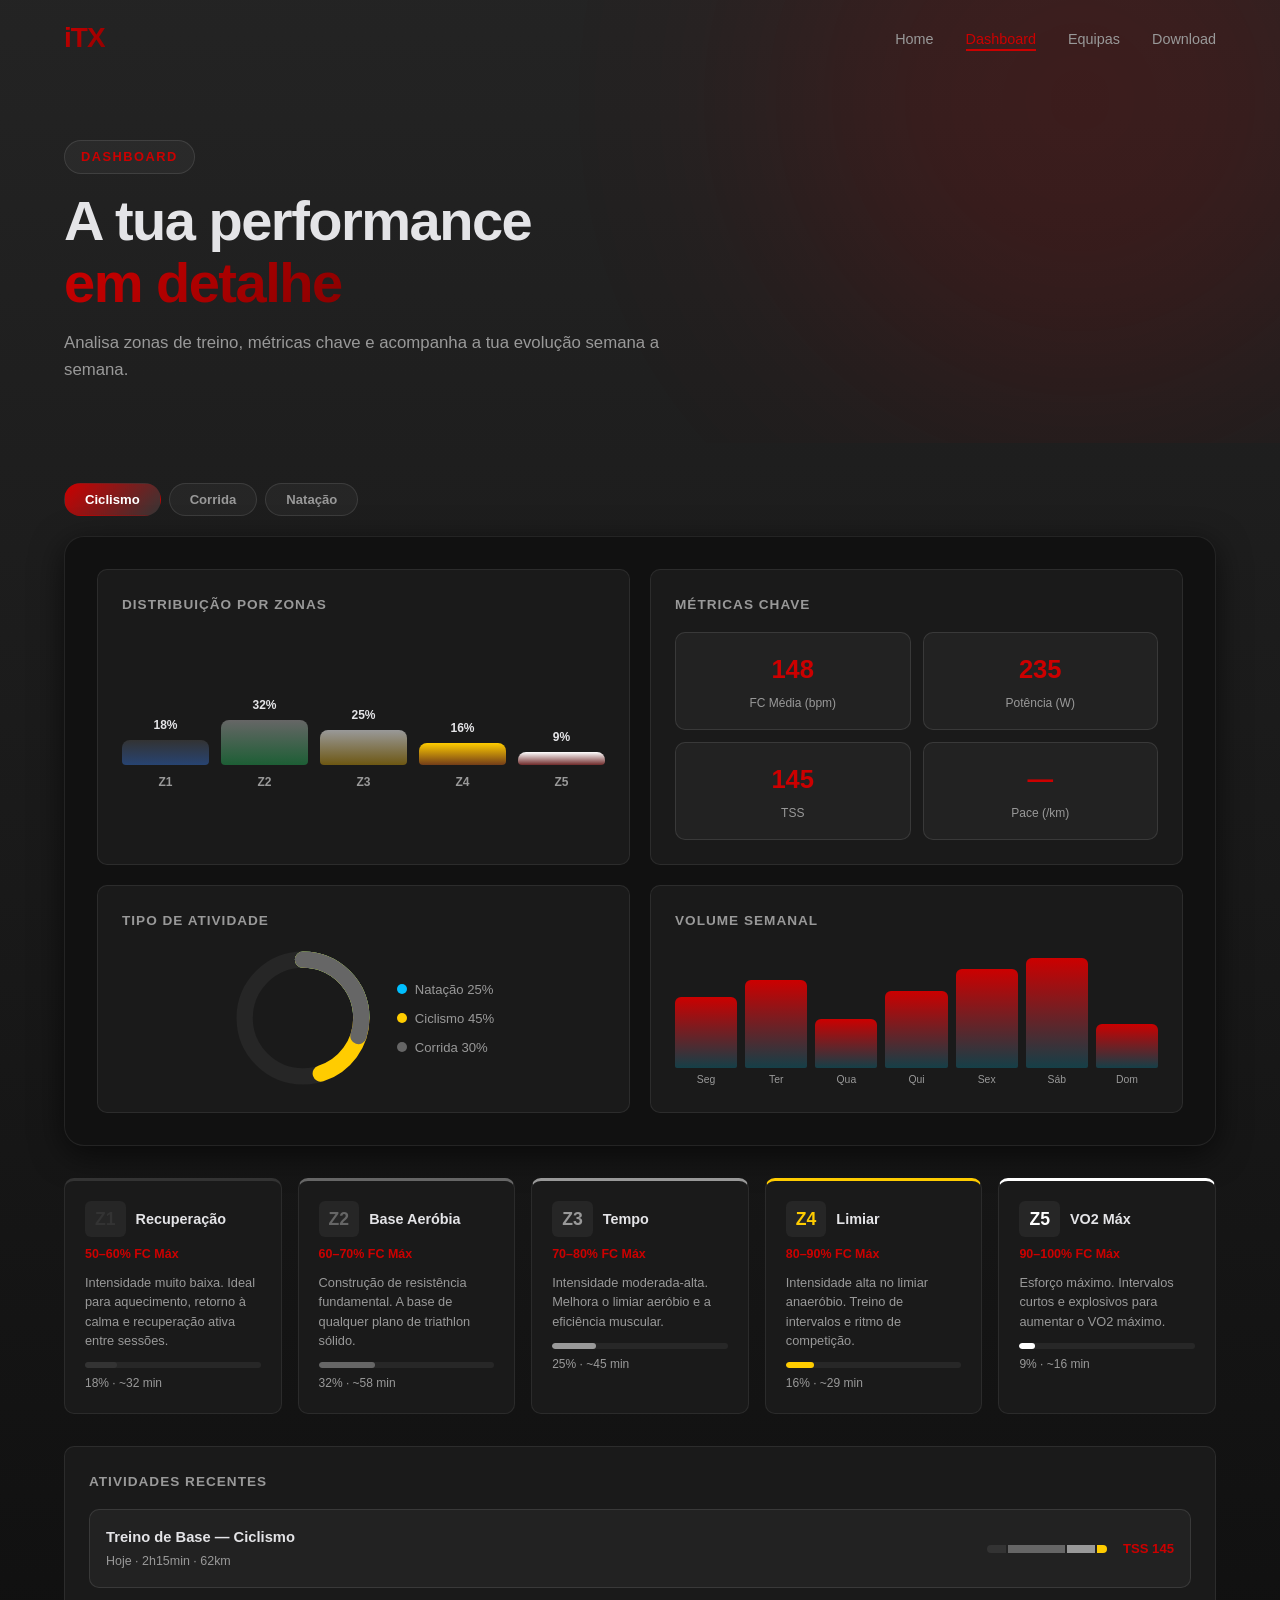
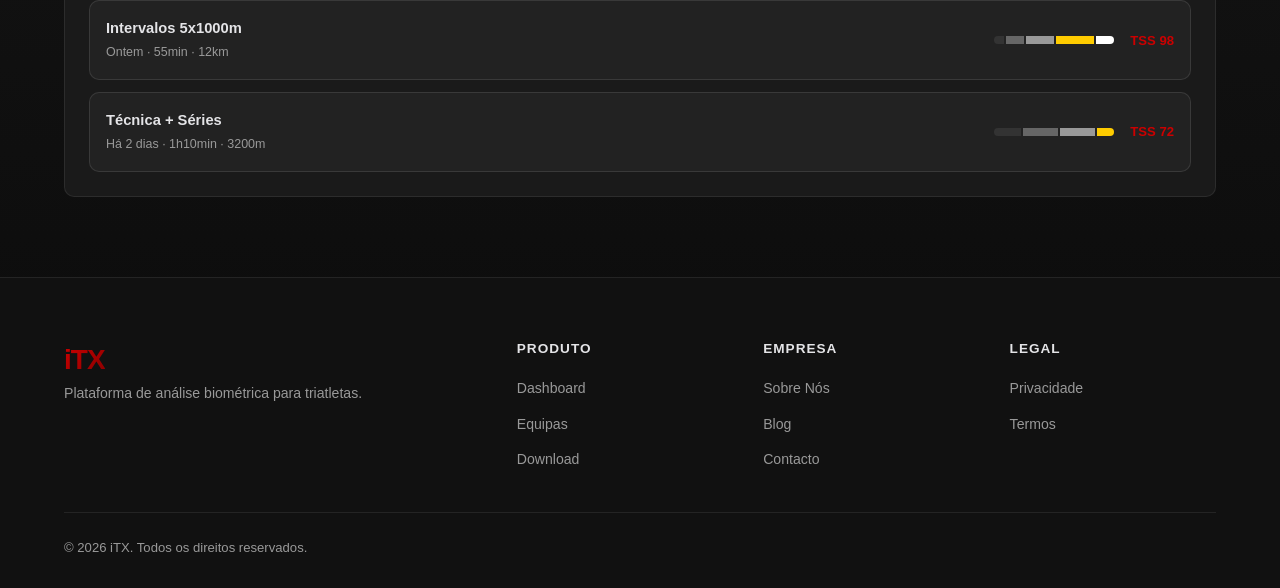
<file: dashboard.html>
<!DOCTYPE html>
<html lang="pt">
<head>
  <meta charset="UTF-8"/>
  <meta name="viewport" content="width=device-width, initial-scale=1.0"/>
  <title>iTX — Dashboard de Performance</title>
  <meta name="description" content="Dashboard interativo com zonas de treino Z1-Z5, métricas de performance e análise multi-desporto para triatletas."/>
  <link rel="stylesheet" href="styles.css"/>
</head>
<body>

<!-- NAVBAR -->
<nav class="navbar" id="navbar">
  <div class="container">
    <a href="index.html" class="nav-logo">iTX</a>
    <ul class="nav-links" id="navLinks">
      <li><a href="index.html">Home</a></li>
      <li><a href="dashboard.html" class="active">Dashboard</a></li>
      <li><a href="teams.html">Equipas</a></li>
      <li><a href="download.html">Download</a></li>
    </ul>
    <button class="hamburger" id="hamburger" aria-label="Menu"><span></span><span></span><span></span></button>
  </div>
</nav>

<!-- PAGE HEADER -->
<section class="page-hero">
  <div class="hero-glow hero-glow-1"></div>
  <div class="container">
    <div class="page-hero-content">
      <span class="section-tag">Dashboard</span>
      <h1>A tua performance<br/><span class="gradient">em detalhe</span></h1>
      <p>Analisa zonas de treino, métricas chave e acompanha a tua evolução semana a semana.</p>
    </div>
  </div>
</section>

<!-- SPORT TABS -->
<section class="section-padded" style="padding-top:40px">
  <div class="container">
    <div class="sport-tabs reveal">
      <button class="sport-tab active" data-sport="cycling">Ciclismo</button>
      <button class="sport-tab" data-sport="running">Corrida</button>
      <button class="sport-tab" data-sport="swimming">Natação</button>
    </div>

    <!-- MAIN DASHBOARD -->
    <div class="dashboard reveal">
      <div class="dash-grid">
        <!-- ZONES CHART -->
        <div class="dash-card">
          <h4>Distribuição por Zonas</h4>
          <div class="zones-chart" id="zonesChart">
            <div class="zone-col"><div class="zone-fill z1" data-pct="18%" style="height:0"></div><span class="zone-label">Z1</span></div>
            <div class="zone-col"><div class="zone-fill z2" data-pct="32%" style="height:0"></div><span class="zone-label">Z2</span></div>
            <div class="zone-col"><div class="zone-fill z3" data-pct="25%" style="height:0"></div><span class="zone-label">Z3</span></div>
            <div class="zone-col"><div class="zone-fill z4" data-pct="16%" style="height:0"></div><span class="zone-label">Z4</span></div>
            <div class="zone-col"><div class="zone-fill z5" data-pct="9%" style="height:0"></div><span class="zone-label">Z5</span></div>
          </div>
        </div>

        <!-- KEY METRICS -->
        <div class="dash-card">
          <h4>Métricas Chave</h4>
          <div class="metrics-grid">
            <div class="metric"><div class="val" id="metricHR">0</div><div class="lbl">FC Média (bpm)</div></div>
            <div class="metric"><div class="val" id="metricPower">0</div><div class="lbl">Potência (W)</div></div>
            <div class="metric"><div class="val" id="metricTSS">0</div><div class="lbl">TSS</div></div>
            <div class="metric"><div class="val" id="metricPace">0:00</div><div class="lbl">Pace (/km)</div></div>
          </div>
        </div>

        <!-- DONUT CHART -->
        <div class="dash-card">
          <h4>Tipo de Atividade</h4>
          <div class="donut-wrap">
            <div class="donut-chart">
              <svg viewBox="0 0 120 120">
                <circle cx="60" cy="60" r="50" stroke="rgba(255,255,255,0.05)" stroke-width="14" fill="none"/>
                <circle id="donutSwim" cx="60" cy="60" r="50" stroke="#00BFFF" stroke-width="14" fill="none" stroke-dasharray="314" stroke-dashoffset="314" stroke-linecap="round"/>
                <circle id="donutBike" cx="60" cy="60" r="50" stroke="#FFCC00" stroke-width="14" fill="none" stroke-dasharray="314" stroke-dashoffset="314" stroke-linecap="round"/>
                <circle id="donutRun" cx="60" cy="60" r="50" stroke="#666666" stroke-width="14" fill="none" stroke-dasharray="314" stroke-dashoffset="314" stroke-linecap="round"/>
              </svg>
            </div>
            <div class="donut-legend">
              <div class="legend-item"><span class="legend-dot" style="background:#00BFFF"></span> Natação 25%</div>
              <div class="legend-item"><span class="legend-dot" style="background:#FFCC00"></span> Ciclismo 45%</div>
              <div class="legend-item"><span class="legend-dot" style="background:#666666"></span> Corrida 30%</div>
            </div>
          </div>
        </div>

        <!-- WEEKLY CHART -->
        <div class="dash-card">
          <h4>Volume Semanal</h4>
          <div class="weekly-chart" id="weeklyChart">
            <div class="week-bar" data-day="Seg" style="height:0"></div>
            <div class="week-bar" data-day="Ter" style="height:0"></div>
            <div class="week-bar" data-day="Qua" style="height:0"></div>
            <div class="week-bar" data-day="Qui" style="height:0"></div>
            <div class="week-bar" data-day="Sex" style="height:0"></div>
            <div class="week-bar" data-day="Sáb" style="height:0"></div>
            <div class="week-bar" data-day="Dom" style="height:0"></div>
          </div>
        </div>
      </div>
    </div>

    <!-- ZONE DETAILS CARDS -->
    <div class="zone-details-grid" style="margin-top: 32px;">
      <div class="zone-detail-card reveal" style="--zone-color: var(--z1)">
        <div class="zone-detail-header"><span class="zone-number">Z1</span><span class="zone-title">Recuperação</span></div>
        <div class="zone-detail-range">50–60% FC Máx</div>
        <div class="zone-detail-desc">Intensidade muito baixa. Ideal para aquecimento, retorno à calma e recuperação ativa entre sessões.</div>
        <div class="zone-detail-bar"><div class="zone-detail-fill" style="width:18%; background: var(--z1)"></div></div>
        <div class="zone-detail-time">18% · ~32 min</div>
      </div>
      <div class="zone-detail-card reveal" style="--zone-color: var(--z2)">
        <div class="zone-detail-header"><span class="zone-number">Z2</span><span class="zone-title">Base Aeróbia</span></div>
        <div class="zone-detail-range">60–70% FC Máx</div>
        <div class="zone-detail-desc">Construção de resistência fundamental. A base de qualquer plano de triathlon sólido.</div>
        <div class="zone-detail-bar"><div class="zone-detail-fill" style="width:32%; background: var(--z2)"></div></div>
        <div class="zone-detail-time">32% · ~58 min</div>
      </div>
      <div class="zone-detail-card reveal" style="--zone-color: var(--z3)">
        <div class="zone-detail-header"><span class="zone-number">Z3</span><span class="zone-title">Tempo</span></div>
        <div class="zone-detail-range">70–80% FC Máx</div>
        <div class="zone-detail-desc">Intensidade moderada-alta. Melhora o limiar aeróbio e a eficiência muscular.</div>
        <div class="zone-detail-bar"><div class="zone-detail-fill" style="width:25%; background: var(--z3)"></div></div>
        <div class="zone-detail-time">25% · ~45 min</div>
      </div>
      <div class="zone-detail-card reveal" style="--zone-color: var(--z4)">
        <div class="zone-detail-header"><span class="zone-number">Z4</span><span class="zone-title">Limiar</span></div>
        <div class="zone-detail-range">80–90% FC Máx</div>
        <div class="zone-detail-desc">Intensidade alta no limiar anaeróbio. Treino de intervalos e ritmo de competição.</div>
        <div class="zone-detail-bar"><div class="zone-detail-fill" style="width:16%; background: var(--z4)"></div></div>
        <div class="zone-detail-time">16% · ~29 min</div>
      </div>
      <div class="zone-detail-card reveal" style="--zone-color: var(--z5)">
        <div class="zone-detail-header"><span class="zone-number">Z5</span><span class="zone-title">VO2 Máx</span></div>
        <div class="zone-detail-range">90–100% FC Máx</div>
        <div class="zone-detail-desc">Esforço máximo. Intervalos curtos e explosivos para aumentar o VO2 máximo.</div>
        <div class="zone-detail-bar"><div class="zone-detail-fill" style="width:9%; background: var(--z5)"></div></div>
        <div class="zone-detail-time">9% · ~16 min</div>
      </div>
    </div>

    <!-- RECENT ACTIVITIES -->
    <div class="dash-card" style="margin-top: 32px;">
      <h4>Atividades Recentes</h4>
      <div class="activity-list">
        <div class="activity-row reveal">
          <div class="activity-info"><div class="activity-name">Treino de Base — Ciclismo</div><div class="activity-date">Hoje · 2h15min · 62km</div></div>
          <div class="activity-zones"><span class="az z1"></span><span class="az z2" style="flex:3"></span><span class="az z3" style="flex:1.5"></span><span class="az z4" style="flex:0.5"></span></div>
          <div class="activity-tss">TSS 145</div>
        </div>
        <div class="activity-row reveal">
          <div class="activity-info"><div class="activity-name">Intervalos 5x1000m</div><div class="activity-date">Ontem · 55min · 12km</div></div>
          <div class="activity-zones"><span class="az z1" style="flex:0.5"></span><span class="az z2"></span><span class="az z3" style="flex:1.5"></span><span class="az z4" style="flex:2"></span><span class="az z5" style="flex:1"></span></div>
          <div class="activity-tss">TSS 98</div>
        </div>
        <div class="activity-row reveal">
          <div class="activity-info"><div class="activity-name">Técnica + Séries</div><div class="activity-date">Há 2 dias · 1h10min · 3200m</div></div>
          <div class="activity-zones"><span class="az z1" style="flex:1.5"></span><span class="az z2" style="flex:2"></span><span class="az z3" style="flex:2"></span><span class="az z4"></span></div>
          <div class="activity-tss">TSS 72</div>
        </div>
      </div>
    </div>
  </div>
</section>

<!-- FOOTER -->
<footer class="footer">
  <div class="container">
    <div class="footer-grid">
      <div class="footer-brand"><a href="index.html" class="nav-logo">iTX</a><p>Plataforma de análise biométrica para triatletas.</p></div>
      <div class="footer-col"><h4>Produto</h4><ul><li><a href="dashboard.html">Dashboard</a></li><li><a href="teams.html">Equipas</a></li><li><a href="download.html">Download</a></li></ul></div>
      <div class="footer-col"><h4>Empresa</h4><ul><li><a href="#">Sobre Nós</a></li><li><a href="#">Blog</a></li><li><a href="#">Contacto</a></li></ul></div>
      <div class="footer-col"><h4>Legal</h4><ul><li><a href="#">Privacidade</a></li><li><a href="#">Termos</a></li></ul></div>
    </div>
    <div class="footer-bottom">
      <span>© 2026 iTX. Todos os direitos reservados.</span>
      <div class="footer-social">
      </div>
    </div>
  </div>
</footer>
<script src="script.js"></script>
</body>
</html>
</file>
<file: styles.css>
@import url('https://tse4.mm.bing.net/th/id/OIP.AXQoUljEABruuZJ7TBf3MgHaEK?w=2560&h=1440&rs=1&pid=ImgDetMain&o=7&rm=3');

:root {
  --bg: #050505;
  --surface: #111111;
  --card: #1a1a1a;
  --card-hover: #222222;
  --border: rgba(255,255,255,0.08);
  /*Cor principal*/
  --primary: #CC0000;
  --secondary: #363636;
  /*cor principal*/
  --accent: #8A0000;
  --warning: #6B0000;
  --text: #e4e4e7;
  --text-muted: #999999;
  --z1: #333333;
  --z2: #666666;
  --z3: #999999;
  --z4: #FFCC00;
  --z5: #FFFFFF;
  --font: 'Inter', sans-serif;
  --radius: 16px;
  --radius-sm: 10px;
  --glass: rgba(255,255,255,0.04);
  --glass-border: rgba(255,255,255,0.1);
  --shadow: 0 8px 32px rgba(0,0,0,0.6);
  --transition: 0.3s cubic-bezier(0.4,0,0.2,1);
}

*, *::before, *::after { margin:0; padding:0; box-sizing:border-box; }

html { scroll-behavior: smooth; font-size: 16px; }

body {
  font-family: var(--font);
  background: linear-gradient(rgba(5, 5, 5, 0.88), rgba(5, 5, 5, 0.98)), url('https://tse4.mm.bing.net/th/id/OIP.AXQoUljEABruuZJ7TBf3MgHaEK?w=2560&h=1440&rs=1&pid=ImgDetMain&o=7&rm=3') center/cover fixed no-repeat;
  color: var(--text);
  line-height: 1.6;
  overflow-x: hidden;
}

a { color: var(--primary); text-decoration: none; transition: var(--transition); }
a:hover { color: var(--accent); }

.container { max-width: 1200px; margin: 0 auto; padding: 0 24px; }

/* ===== NAVBAR ===== */
.navbar {
  position: fixed; top: 0; left: 0; right: 0; z-index: 1000;
  padding: 16px 0;
  background: transparent;
  transition: var(--transition);
}
.navbar.scrolled {
  background: rgba(10,10,15,0.85);
  backdrop-filter: blur(20px);
  border-bottom: 1px solid var(--glass-border);
  padding: 10px 0;
}
.minha-imagem {
  filter: grayscale(100%); /* Deixa a imagem em preto e branco */
  transition: filter 0.3s ease; /* Transição suave se quiser hover */
}

/* Opcional: efeito ao passar o mouse */
.minha-imagem:hover {
  filter: grayscale(0%); /* Volta à cor original */
}
.navbar .container {
  display: flex; justify-content: space-between; align-items: center;
}
.nav-logo {
  font-size: 1.75rem; font-weight: 900; letter-spacing: -1px;
  background: linear-gradient(135deg, var(--primary), var(--accent));
  -webkit-background-clip: text; -webkit-text-fill-color: transparent;
  background-clip: text;
}
.nav-links { display: flex; gap: 32px; list-style: none; }
.nav-links a {
  color: var(--text-muted); font-size: 0.9rem; font-weight: 500;
  transition: var(--transition); position: relative;
}
.nav-links a:hover { color: var(--text); -webkit-text-fill-color: unset; }
.nav-links a::after {
  content: ''; position: absolute; bottom: -4px; left: 0; width: 0; height: 2px;
  background: var(--primary); transition: var(--transition);
}
.nav-links a:hover::after { width: 100%; }
.nav-cta {
  padding: 10px 24px; border-radius: 50px; font-weight: 600; font-size: 0.9rem;
  background: linear-gradient(135deg, var(--primary), var(--secondary));
  color: #fff; border: none; cursor: pointer; transition: var(--transition);
}
.nav-cta:hover { transform: translateY(-2px); box-shadow: 0 8px 25px rgba(0,212,255,0.3); color:#fff; }
.hamburger { display: none; flex-direction: column; gap: 5px; cursor: pointer; background:none; border:none; }
.hamburger span { width: 24px; height: 2px; background: var(--text); transition: var(--transition); }

/* ===== HERO ===== */
.hero {
  min-height: 100vh; display: flex; align-items: center; justify-content: center;
  position: relative; overflow: hidden; padding: 120px 0 80px;
}
#hero-canvas {
  position: absolute; top: 0; left: 0; width: 100%; height: 100%; z-index: 0;
}
.hero-glow {
  position: absolute; width: 600px; height: 600px; border-radius: 50%;
  filter: blur(120px); opacity: 0.15; z-index: 0;
}
.hero-glow-1 { background: var(--primary); top: -200px; right: -100px; }
.hero-glow-2 { background: var(--secondary); bottom: -200px; left: -100px; }
.hero-content {
  position: relative; z-index: 2; text-align: center; max-width: 800px;
}
.hero-badge {
  display: inline-flex; align-items: center; gap: 8px;
  padding: 8px 20px; border-radius: 50px;
  background: var(--glass); border: 1px solid var(--glass-border);
  font-size: 0.85rem; color: var(--primary); margin-bottom: 24px;
  animation: fadeInDown 0.8s ease;
}
.hero-badge .dot {
  width: 8px; height: 8px; border-radius: 50%; background: var(--accent);
  animation: pulse 2s infinite;
}
.hero h1 {
  font-size: clamp(2.5rem, 6vw, 4.5rem); font-weight: 900;
  line-height: 1.1; margin-bottom: 20px; letter-spacing: -2px;
  animation: fadeInUp 0.8s ease 0.2s both;
}
.hero h1 .gradient {
  background: linear-gradient(135deg, var(--primary), var(--accent));
  -webkit-background-clip: text; -webkit-text-fill-color: transparent; background-clip: text;
}
.hero p {
  font-size: 1.15rem; color: var(--text-muted); max-width: 560px; margin: 0 auto 36px;
  animation: fadeInUp 0.8s ease 0.4s both;
}
.hero-buttons {
  display: flex; gap: 16px; justify-content: center; flex-wrap: wrap;
  animation: fadeInUp 0.8s ease 0.6s both;
}
.btn-primary {
  padding: 14px 36px; border-radius: 50px; font-weight: 700; font-size: 1rem;
  background: linear-gradient(135deg, var(--primary), var(--secondary));
  color: #fff; border: none; cursor: pointer; transition: var(--transition);
  display: inline-flex; align-items: center; gap: 8px;
}
.btn-primary:hover { transform: translateY(-3px); box-shadow: 0 12px 35px rgba(0,212,255,0.35); color:#fff; }
.btn-secondary {
  padding: 14px 36px; border-radius: 50px; font-weight: 600; font-size: 1rem;
  background: var(--glass); border: 1px solid var(--glass-border);
  color: var(--text); cursor: pointer; transition: var(--transition);
  display: inline-flex; align-items: center; gap: 8px;
}
.btn-secondary:hover { background: rgba(255,255,255,0.08); transform: translateY(-2px); }
.hero-stats {
  display: flex; justify-content: center; gap: 48px; margin-top: 60px;
  animation: fadeInUp 0.8s ease 0.8s both;
}
.hero-stat { text-align: center; }
.hero-stat .number {
  font-size: 2rem; font-weight: 800; color: var(--primary);
}
.hero-stat .label { font-size: 0.8rem; color: var(--text-muted); margin-top: 4px; }

/* ===== SECTION GENERAL ===== */
section { padding: 100px 0; position: relative; }
.section-header { text-align: center; margin-bottom: 60px; }
.section-tag {
  display: inline-block; padding: 6px 16px; border-radius: 50px;
  background: var(--glass); border: 1px solid var(--glass-border);
  font-size: 0.8rem; color: var(--primary); font-weight: 600;
  text-transform: uppercase; letter-spacing: 1.5px; margin-bottom: 16px;
}
.section-header h2 {
  font-size: clamp(2rem, 4vw, 3rem); font-weight: 800; letter-spacing: -1px; margin-bottom: 16px;
}
.section-header p { font-size: 1.05rem; color: var(--text-muted); max-width: 560px; margin: 0 auto; }

/* ===== FEATURES BENTO GRID ===== */
.features-grid {
  display: grid;
  grid-template-columns: repeat(3, 1fr);
  grid-template-rows: auto auto;
  gap: 20px;
}
.feature-card {
  background: var(--card); border: 1px solid var(--border);
  border-radius: var(--radius); padding: 32px;
  transition: var(--transition); position: relative; overflow: hidden;
}
.feature-card::before {
  content: ''; position: absolute; top: 0; left: 0; right: 0; height: 2px;
  background: linear-gradient(90deg, transparent, var(--primary), transparent);
  opacity: 0; transition: var(--transition);
}
.feature-card:hover { background: var(--card-hover); transform: translateY(-4px); border-color: var(--glass-border); }
.feature-card:hover::before { opacity: 1; }
.feature-card.large { grid-column: span 2; }
.feature-icon {
  width: 48px; height: 48px; border-radius: 12px;
  background: linear-gradient(135deg, rgba(0,212,255,0.15), rgba(124,58,237,0.15));
  display: flex; align-items: center; justify-content: center;
  font-size: 1.4rem; margin-bottom: 20px;
}
.feature-card h3 { font-size: 1.2rem; font-weight: 700; margin-bottom: 10px; }
.feature-card p { font-size: 0.92rem; color: var(--text-muted); line-height: 1.6; }

/* Zone bars inside feature card */
.zone-bars { display: flex; gap: 8px; margin-top: 20px; align-items: flex-end; height: 80px; }
.zone-bar {
  flex: 1; border-radius: 6px 6px 0 0; position: relative;
  animation: growUp 1.5s ease forwards; transform-origin: bottom;
}
.zone-bar span {
  position: absolute; top: -22px; left: 50%; transform: translateX(-50%);
  font-size: 0.7rem; font-weight: 700; color: var(--text-muted);
}
.zone-bar.z1 { background: var(--z1); height: 30%; }
.zone-bar.z2 { background: var(--z2); height: 55%; }
.zone-bar.z3 { background: var(--z3); height: 80%; }
.zone-bar.z4 { background: var(--z4); height: 65%; }
.zone-bar.z5 { background: var(--z5); height: 40%; }

/* ===== DASHBOARD PREVIEW ===== */
.dashboard {
  background: var(--surface); border: 1px solid var(--border);
  border-radius: 20px; padding: 32px; margin-top: 20px;
  box-shadow: var(--shadow);
}
.dash-grid {
  display: grid; grid-template-columns: 1fr 1fr; gap: 20px;
}
.dash-card {
  background: var(--card); border: 1px solid var(--border);
  border-radius: var(--radius-sm); padding: 24px;
}
.dash-card h4 {
  font-size: 0.85rem; color: var(--text-muted); font-weight: 600;
  text-transform: uppercase; letter-spacing: 1px; margin-bottom: 16px;
}
.dash-card.full { grid-column: span 2; }

/* Zone chart */
.zones-chart { display: flex; gap: 12px; align-items: flex-end; height: 160px; padding-top: 20px; }
.zone-col { flex: 1; display: flex; flex-direction: column; align-items: center; gap: 8px; height: 100%; justify-content: flex-end; }
.zone-fill {
  width: 100%; border-radius: 8px 8px 4px 4px; transition: height 1.2s ease;
  position: relative;
}
.zone-fill::after {
  content: attr(data-pct); position: absolute; top: -24px; left: 50%;
  transform: translateX(-50%); font-size: 0.75rem; font-weight: 700; color: var(--text);
}
.zone-label { font-size: 0.75rem; font-weight: 600; color: var(--text-muted); }
.zone-fill.z1 { background: linear-gradient(180deg, var(--z1), rgba(59,130,246,0.4)); }
.zone-fill.z2 { background: linear-gradient(180deg, var(--z2), rgba(34,197,94,0.4)); }
.zone-fill.z3 { background: linear-gradient(180deg, var(--z3), rgba(234,179,8,0.4)); }
.zone-fill.z4 { background: linear-gradient(180deg, var(--z4), rgba(249,115,22,0.4)); }
.zone-fill.z5 { background: linear-gradient(180deg, var(--z5), rgba(239,68,68,0.4)); }

/* Metric mini cards */
.metrics-grid { display: grid; grid-template-columns: 1fr 1fr; gap: 12px; }
.metric {
  background: var(--glass); border: 1px solid var(--glass-border);
  border-radius: var(--radius-sm); padding: 16px; text-align: center;
}
.metric .val { font-size: 1.6rem; font-weight: 800; color: var(--primary); }
.metric .lbl { font-size: 0.75rem; color: var(--text-muted); margin-top: 4px; }

/* Donut chart */
.donut-wrap { display: flex; align-items: center; justify-content: center; gap: 24px; }
.donut-chart { width: 140px; height: 140px; position: relative; }
.donut-chart svg { width: 100%; height: 100%; transform: rotate(-90deg); }
.donut-chart circle {
  fill: none; stroke-width: 14; stroke-linecap: round;
  transition: stroke-dashoffset 1.5s ease;
}
.donut-legend { display: flex; flex-direction: column; gap: 8px; }
.legend-item {
  display: flex; align-items: center; gap: 8px; font-size: 0.82rem; color: var(--text-muted);
}
.legend-dot { width: 10px; height: 10px; border-radius: 50%; }

/* Weekly chart */
.weekly-chart { height: 120px; display: flex; align-items: flex-end; gap: 8px; padding-top: 10px; }
.week-bar {
  flex: 1; border-radius: 6px 6px 2px 2px;
  background: linear-gradient(180deg, var(--primary), rgba(0,212,255,0.2));
  transition: height 1s ease; position: relative;
}
.week-bar::after {
  content: attr(data-day); position: absolute; bottom: -20px; left: 50%;
  transform: translateX(-50%); font-size: 0.65rem; color: var(--text-muted);
}

/* Sport tabs */
.sport-tabs { display: flex; gap: 8px; margin-bottom: 20px; }
.sport-tab {
  padding: 8px 20px; border-radius: 50px; font-size: 0.82rem; font-weight: 600;
  background: var(--glass); border: 1px solid var(--glass-border);
  color: var(--text-muted); cursor: pointer; transition: var(--transition);
}
.sport-tab.active, .sport-tab:hover {
  background: linear-gradient(135deg, var(--primary), var(--secondary));
  color: #fff; border-color: transparent;
}

/* ===== TEAMS SECTION ===== */
.teams-showcase {
  display: grid; grid-template-columns: 1fr 1fr; gap: 40px; align-items: center;
}
.team-preview {
  background: var(--card); border: 1px solid var(--border);
  border-radius: var(--radius); padding: 32px; position: relative;
}
.team-header { display: flex; justify-content: space-between; align-items: center; margin-bottom: 24px; }
.team-name { font-size: 1.3rem; font-weight: 700; }
.team-badge {
  padding: 4px 12px; border-radius: 50px; font-size: 0.75rem; font-weight: 600;
  background: rgba(0,255,136,0.1); color: var(--accent); border: 1px solid rgba(0,255,136,0.2);
}
.athlete-list { display: flex; flex-direction: column; gap: 12px; }
.athlete-row {
  display: flex; align-items: center; gap: 12px; padding: 12px;
  background: var(--glass); border-radius: var(--radius-sm);
  border: 1px solid var(--glass-border); transition: var(--transition);
}
.athlete-row:hover { background: rgba(255,255,255,0.06); }
.athlete-avatar {
  width: 40px; height: 40px; border-radius: 50%;
  background: linear-gradient(135deg, var(--primary), var(--secondary));
  display: flex; align-items: center; justify-content: center;
  font-weight: 700; font-size: 0.85rem; color: #fff; flex-shrink: 0;
}
.athlete-info { flex: 1; }
.athlete-info .name { font-weight: 600; font-size: 0.9rem; }
.athlete-info .role { font-size: 0.78rem; color: var(--text-muted); }
.athlete-stats { display: flex; gap: 16px; }
.athlete-stat {
  text-align: center; font-size: 0.75rem;
}
.athlete-stat .val { font-weight: 700; color: var(--primary); font-size: 0.85rem; }
.teams-info h3 { font-size: 1.8rem; font-weight: 800; margin-bottom: 16px; }
.teams-info p { color: var(--text-muted); margin-bottom: 24px; line-height: 1.7; }
.teams-features { list-style: none; display: flex; flex-direction: column; gap: 12px; margin-bottom: 32px; }
.teams-features li {
  display: flex; align-items: center; gap: 10px; font-size: 0.92rem; color: var(--text-muted);
}
.teams-features li .check { color: var(--accent); font-size: 1.1rem; }

/* ===== INTEGRATIONS ===== */
.integrations-track {
  display: flex; justify-content: center; gap: 40px; flex-wrap: wrap;
}
.integration-card {
  width: 140px; height: 140px; display: flex; flex-direction: column;
  align-items: center; justify-content: center; gap: 12px;
  background: var(--card); border: 1px solid var(--border);
  border-radius: var(--radius); transition: var(--transition); cursor: default;
}
.integration-card:hover {
  transform: translateY(-6px); border-color: var(--primary);
  box-shadow: 0 12px 40px rgba(0,212,255,0.1);
}
.integration-card .logo { font-size: 2.2rem; }
.integration-card .name { font-size: 0.8rem; font-weight: 600; color: var(--text-muted); }

/* ===== TESTIMONIALS ===== */
.testimonials-grid { display: grid; grid-template-columns: repeat(3,1fr); gap: 20px; }
.testimonial-card {
  background: var(--card); border: 1px solid var(--border);
  border-radius: var(--radius); padding: 28px;
  transition: var(--transition); position: relative;
}
.testimonial-card:hover { transform: translateY(-4px); border-color: var(--glass-border); }
.testimonial-card .stars { color: var(--z3); font-size: 0.9rem; margin-bottom: 16px; }
.testimonial-card .quote {
  font-size: 0.95rem; color: var(--text-muted); line-height: 1.7;
  margin-bottom: 20px; font-style: italic;
}
.testimonial-author { display: flex; align-items: center; gap: 12px; }
.testimonial-author .avatar {
  width: 44px; height: 44px; border-radius: 50%;
  background: linear-gradient(135deg, var(--secondary), var(--primary));
  display: flex; align-items: center; justify-content: center;
  font-weight: 700; font-size: 1rem; color: #fff;
}
.testimonial-author .info .name { font-weight: 600; font-size: 0.9rem; }
.testimonial-author .info .title { font-size: 0.78rem; color: var(--text-muted); }

/* ===== DOWNLOAD CTA ===== */
.download-section {
  background: linear-gradient(180deg, var(--bg), var(--surface));
  position: relative; overflow: hidden;
}
.download-glow {
  position: absolute; width: 500px; height: 500px; border-radius: 50%;
  filter: blur(140px); opacity: 0.1;
}
.download-glow-1 { background: var(--primary); top: -200px; left: 50%; transform: translateX(-50%); }
.download-content {
  text-align: center; position: relative; z-index: 2;
}
.download-content h2 {
  font-size: clamp(2rem, 4vw, 3.2rem); font-weight: 900; margin-bottom: 16px;
}
.download-content p { font-size: 1.1rem; color: var(--text-muted); margin-bottom: 40px; max-width: 500px; margin-left: auto; margin-right: auto; }
.download-buttons { display: flex; gap: 16px; justify-content: center; flex-wrap: wrap; margin-bottom: 40px; }
.store-btn {
  display: flex; align-items: center; gap: 12px; padding: 14px 28px;
  background: var(--card); border: 1px solid var(--border);
  border-radius: var(--radius-sm); transition: var(--transition); cursor: pointer;
  color: var(--text);
}
.store-btn:hover { border-color: var(--primary); transform: translateY(-3px); box-shadow: 0 8px 30px rgba(0,212,255,0.15); }
.store-btn .icon { font-size: 1.8rem; }
.store-btn .text { text-align: left; }
.store-btn .text .small { font-size: 0.7rem; color: var(--text-muted); }
.store-btn .text .big { font-size: 1rem; font-weight: 700; }
.download-stats { display: flex; justify-content: center; gap: 48px; }
.download-stat .num { font-size: 1.8rem; font-weight: 800; color: var(--primary); }
.download-stat .lbl { font-size: 0.8rem; color: var(--text-muted); }

/* ===== FOOTER ===== */
.footer {
  padding: 60px 0 30px;
  background: var(--surface); border-top: 1px solid var(--border);
}
.footer-grid {
  display: grid; grid-template-columns: 2fr 1fr 1fr 1fr; gap: 40px;
  margin-bottom: 40px;
}
.footer-brand .logo {
  font-size: 1.5rem; font-weight: 900;
  background: linear-gradient(135deg, var(--primary), var(--accent));
  -webkit-background-clip: text; -webkit-text-fill-color: transparent; background-clip: text;
  margin-bottom: 12px;
}
.footer-brand p { font-size: 0.88rem; color: var(--text-muted); line-height: 1.7; }
.footer-col h4 { font-size: 0.85rem; font-weight: 700; text-transform: uppercase; letter-spacing: 1px; margin-bottom: 16px; }
.footer-col ul { list-style: none; display: flex; flex-direction: column; gap: 10px; }
.footer-col ul a { color: var(--text-muted); font-size: 0.88rem; }
.footer-col ul a:hover { color: var(--primary); }
.footer-bottom {
  border-top: 1px solid var(--border); padding-top: 24px;
  display: flex; justify-content: space-between; align-items: center;
  font-size: 0.82rem; color: var(--text-muted);
}
.footer-social { display: flex; gap: 16px; }
.footer-social a { color: var(--text-muted); font-size: 1.1rem; display: flex; align-items: center; justify-content: center; }
.footer-social a img { width: 20px; height: 20px; opacity: 0.7; transition: var(--transition); }
.footer-social a:hover img { opacity: 1; }

.ui-icon { display: inline-block; vertical-align: middle; }
.feature-icon img { width: 28px; height: 28px; }
.integration-card img { width: 40px; height: 40px; }
.store-btn .icon img { width: 28px; height: 28px; }
.req-icon img { width: 40px; height: 40px; }
.team-emoji img { width: 24px; height: 24px; }
.stars img { width: 14px; height: 14px; margin-right: 2px; }
.activity-icon img { width: 20px; height: 20px; }

/* ===== GRADIENT TEXT GLOBAL ===== */
.gradient {
  background: linear-gradient(135deg, var(--primary), var(--accent));
  -webkit-background-clip: text; -webkit-text-fill-color: transparent; background-clip: text;
}
.section-padded { padding: 80px 0; }

/* ===== NAV ACTIVE ===== */
.nav-links a.active { color: var(--primary); }
.nav-links a.active::after { width: 100%; }

/* ===== PAGE HERO (subpages) ===== */
.page-hero {
  padding: 140px 0 60px; position: relative; overflow: hidden;
}
.page-hero-content { max-width: 600px; }
.page-hero-content h1 {
  font-size: clamp(2rem, 5vw, 3.5rem); font-weight: 900; line-height: 1.1;
  letter-spacing: -1.5px; margin-bottom: 16px;
}
.page-hero-content p { font-size: 1.05rem; color: var(--text-muted); }
.download-hero .page-hero-content { max-width: 700px; }

/* ===== CTA SECTION ===== */
.cta-section { padding: 100px 0; position: relative; overflow: hidden; }
.cta-glow {
  position: absolute; width: 600px; height: 600px; border-radius: 50%;
  background: var(--primary); filter: blur(160px); opacity: 0.08;
  top: 50%; left: 50%; transform: translate(-50%,-50%);
}
.cta-content { text-align: center; position: relative; z-index: 2; }
.cta-content h2 {
  font-size: clamp(2rem, 4vw, 3.2rem); font-weight: 900; margin-bottom: 16px;
}
.cta-content p { font-size: 1.1rem; color: var(--text-muted); margin-bottom: 36px; }

/* ===== ZONE DETAILS (dashboard page) ===== */
.zone-details-grid {
  display: grid; grid-template-columns: repeat(5, 1fr); gap: 16px;
}
.zone-detail-card {
  background: var(--card); border: 1px solid var(--border);
  border-radius: var(--radius-sm); padding: 20px;
  transition: var(--transition); border-top: 3px solid var(--zone-color);
}
.zone-detail-card:hover { transform: translateY(-4px); border-color: var(--zone-color); }
.zone-detail-header { display: flex; align-items: center; gap: 10px; margin-bottom: 8px; }
.zone-number {
  font-size: 1.1rem; font-weight: 900; color: var(--zone-color);
  background: rgba(255,255,255,0.05); padding: 4px 10px; border-radius: 6px;
}
.zone-title { font-weight: 700; font-size: 0.9rem; }
.zone-detail-range { font-size: 0.78rem; color: var(--primary); font-weight: 600; margin-bottom: 8px; }
.zone-detail-desc { font-size: 0.8rem; color: var(--text-muted); line-height: 1.5; margin-bottom: 12px; }
.zone-detail-bar {
  height: 6px; background: rgba(255,255,255,0.06); border-radius: 3px; overflow: hidden;
}
.zone-detail-fill { height: 100%; border-radius: 3px; transition: width 1.5s ease; }
.zone-detail-time { font-size: 0.75rem; color: var(--text-muted); margin-top: 6px; }

/* ===== ACTIVITY LIST (dashboard page) ===== */
.activity-list { display: flex; flex-direction: column; gap: 12px; }
.activity-row {
  display: flex; align-items: center; gap: 16px; padding: 16px;
  background: var(--glass); border: 1px solid var(--glass-border);
  border-radius: var(--radius-sm); transition: var(--transition);
}
.activity-row:hover { background: rgba(255,255,255,0.06); }
.activity-icon {
  width: 44px; height: 44px; border-radius: 12px;
  display: flex; align-items: center; justify-content: center;
  font-size: 1.3rem; flex-shrink: 0;
}
.activity-info { flex: 1; }
.activity-name { font-weight: 600; font-size: 0.92rem; }
.activity-date { font-size: 0.78rem; color: var(--text-muted); margin-top: 2px; }
.activity-zones {
  display: flex; gap: 2px; width: 120px; height: 8px; border-radius: 4px; overflow: hidden;
}
.az { flex: 1; }
.az.z1 { background: var(--z1); }
.az.z2 { background: var(--z2); }
.az.z3 { background: var(--z3); }
.az.z4 { background: var(--z4); }
.az.z5 { background: var(--z5); }
.activity-tss {
  font-size: 0.82rem; font-weight: 700; color: var(--primary);
  white-space: nowrap;
}

/* ===== TEAMS PAGE ===== */
.create-team-card {
  background: var(--card); border: 1px solid var(--border);
  border-radius: var(--radius); padding: 36px; margin-bottom: 48px;
}
.create-team-header h3 { font-size: 1.3rem; font-weight: 700; margin-bottom: 8px; }
.create-team-header p { font-size: 0.92rem; color: var(--text-muted); margin-bottom: 24px; }
.create-team-form .form-row { display: flex; gap: 16px; margin-bottom: 20px; }
.form-group { flex: 1; display: flex; flex-direction: column; gap: 6px; }
.form-group label { font-size: 0.82rem; font-weight: 600; color: var(--text-muted); }
.form-group input, .form-group select {
  padding: 12px 16px; border-radius: var(--radius-sm);
  background: var(--glass); border: 1px solid var(--glass-border);
  color: var(--text); font-family: var(--font); font-size: 0.92rem;
  transition: var(--transition); outline: none;
}
.form-group input:focus, .form-group select:focus { border-color: var(--primary); }
.form-group select option { background: var(--card); color: var(--text); }

.teams-section-title {
  font-size: 1.4rem; font-weight: 700; margin-bottom: 24px;
}
.teams-list { display: flex; flex-direction: column; gap: 24px; }
.team-card-full {
  background: var(--card); border: 1px solid var(--border);
  border-radius: var(--radius); padding: 32px; transition: var(--transition);
}
.team-card-full:hover { border-color: var(--glass-border); }
.team-card-header {
  display: flex; justify-content: space-between; align-items: center;
  margin-bottom: 24px; flex-wrap: wrap; gap: 16px;
}
.team-card-title { display: flex; align-items: center; gap: 12px; }
.team-card-title h3 { font-size: 1.2rem; font-weight: 700; }
.team-emoji { font-size: 1.5rem; }
.team-type-badge {
  display: inline-block; padding: 3px 10px; border-radius: 50px;
  font-size: 0.7rem; font-weight: 600; background: rgba(0,212,255,0.1);
  color: var(--primary); border: 1px solid rgba(0,212,255,0.2);
  margin-top: 2px;
}
.team-card-stats { display: flex; gap: 24px; }
.tcs { text-align: center; }
.tcs-val { display: block; font-size: 1.1rem; font-weight: 800; color: var(--primary); }
.tcs-lbl { font-size: 0.72rem; color: var(--text-muted); }

.team-athletes-grid {
  display: grid; grid-template-columns: repeat(4, 1fr); gap: 16px;
}
.team-athlete-card {
  background: var(--glass); border: 1px solid var(--glass-border);
  border-radius: var(--radius-sm); padding: 20px; text-align: center;
  transition: var(--transition);
}
.team-athlete-card:hover { background: rgba(255,255,255,0.06); transform: translateY(-3px); }
.ta-avatar {
  width: 52px; height: 52px; border-radius: 50%; margin: 0 auto 12px;
  display: flex; align-items: center; justify-content: center;
  font-weight: 800; font-size: 1rem; color: #fff;
}
.ta-name { font-weight: 700; font-size: 0.9rem; margin-bottom: 2px; }
.ta-role { font-size: 0.75rem; color: var(--text-muted); margin-bottom: 12px; }
.ta-stats-row { display: flex; justify-content: center; gap: 12px; margin-bottom: 12px; }
.ta-stat { text-align: center; }
.ta-val { display: block; font-size: 0.82rem; font-weight: 700; color: var(--primary); }
.ta-lbl { font-size: 0.65rem; color: var(--text-muted); }
.ta-zone-mini {
  display: flex; gap: 2px; height: 6px; border-radius: 3px; overflow: hidden;
}
.tz { flex: 1; }
.tz.z1 { background: var(--z1); }
.tz.z2 { background: var(--z2); }
.tz.z3 { background: var(--z3); }
.tz.z4 { background: var(--z4); }
.tz.z5 { background: var(--z5); }

/* ===== DOWNLOAD PAGE ===== */
.download-stats-bar {
  display: flex; justify-content: center; align-items: center; gap: 32px;
  background: var(--card); border: 1px solid var(--border);
  border-radius: var(--radius); padding: 32px; flex-wrap: wrap;
}
.dsb-item { text-align: center; }
.dsb-val { font-size: 2rem; font-weight: 900; color: var(--primary); }
.dsb-lbl { font-size: 0.82rem; color: var(--text-muted); margin-top: 4px; }
.dsb-sep { width: 1px; height: 40px; background: var(--border); }

.req-grid { display: grid; grid-template-columns: repeat(3, 1fr); gap: 20px; }
.req-card {
  background: var(--card); border: 1px solid var(--border);
  border-radius: var(--radius); padding: 32px; text-align: center;
  transition: var(--transition);
}
.req-card:hover { transform: translateY(-4px); border-color: var(--primary); }
.req-icon { font-size: 2.5rem; margin-bottom: 16px; }
.req-card h3 { font-size: 1.2rem; font-weight: 700; margin-bottom: 16px; }
.req-list {
  list-style: none; display: flex; flex-direction: column; gap: 8px;
  text-align: left;
}
.req-list li {
  font-size: 0.88rem; color: var(--text-muted); padding-left: 16px;
  position: relative;
}
.req-list li::before {
  content: '✓'; position: absolute; left: 0; color: var(--accent); font-size: 0.8rem;
}

/* FAQ */
.faq-list { max-width: 720px; margin: 0 auto; display: flex; flex-direction: column; gap: 12px; }
.faq-item {
  background: var(--card); border: 1px solid var(--border);
  border-radius: var(--radius-sm); overflow: hidden; transition: var(--transition);
}
.faq-item:hover { border-color: var(--glass-border); }
.faq-question {
  width: 100%; display: flex; justify-content: space-between; align-items: center;
  padding: 18px 24px; background: none; border: none; color: var(--text);
  font-family: var(--font); font-size: 0.95rem; font-weight: 600;
  cursor: pointer; text-align: left;
}
.faq-icon {
  font-size: 1.3rem; color: var(--primary); transition: var(--transition);
}
.faq-answer {
  max-height: 0; overflow: hidden; transition: max-height 0.4s ease, padding 0.4s ease;
}
.faq-answer p { padding: 0 24px; font-size: 0.9rem; color: var(--text-muted); line-height: 1.7; }
.faq-item.open .faq-answer { max-height: 200px; }
.faq-item.open .faq-answer p { padding: 0 24px 18px; }
.faq-item.open .faq-icon { transform: rotate(45deg); }

/* ===== ANIMATIONS ===== */
@keyframes fadeInUp { from { opacity:0; transform:translateY(30px); } to { opacity:1; transform:translateY(0); } }
@keyframes fadeInDown { from { opacity:0; transform:translateY(-20px); } to { opacity:1; transform:translateY(0); } }
@keyframes pulse { 0%,100% { opacity:1; } 50% { opacity:0.4; } }
@keyframes growUp { from { transform: scaleY(0); } to { transform: scaleY(1); } }
@keyframes float { 0%,100% { transform: translateY(0); } 50% { transform: translateY(-10px); } }
@keyframes glow { 0%,100% { box-shadow: 0 0 20px rgba(0,212,255,0.2); } 50% { box-shadow: 0 0 40px rgba(0,212,255,0.4); } }

.reveal { opacity: 0; transform: translateY(40px); transition: opacity 0.8s ease, transform 0.8s ease; }
.reveal.visible { opacity: 1; transform: translateY(0); }

/* ===== RESPONSIVE ===== */
@media (max-width: 1024px) {
  .features-grid { grid-template-columns: repeat(2, 1fr); }
  .feature-card.large { grid-column: span 1; }
  .dash-grid { grid-template-columns: 1fr; }
  .dash-card.full { grid-column: span 1; }
  .teams-showcase { grid-template-columns: 1fr; }
  .zone-details-grid { grid-template-columns: repeat(3, 1fr); }
  .team-athletes-grid { grid-template-columns: repeat(2, 1fr); }
}
@media (max-width: 768px) {
  .nav-links { display: none; position: fixed; top: 0; left: 0; right: 0; bottom: 0; background: rgba(10,10,15,0.97); flex-direction: column; align-items: center; justify-content: center; gap: 24px; }
  .nav-links.open { display: flex; }
  .hamburger { display: flex; }
  .nav-cta { display: none; }
  .features-grid { grid-template-columns: 1fr; }
  .testimonials-grid { grid-template-columns: 1fr; }
  .hero-stats { gap: 24px; }
  .hero h1 { font-size: 2.2rem; }
  .footer-grid { grid-template-columns: 1fr 1fr; }
  .download-buttons { flex-direction: column; align-items: center; }
  .integrations-track { gap: 16px; }
  .integration-card { width: 110px; height: 110px; }
  .zone-details-grid { grid-template-columns: repeat(2, 1fr); }
  .team-athletes-grid { grid-template-columns: 1fr; }
  .req-grid { grid-template-columns: 1fr; }
  .create-team-form .form-row { flex-direction: column; }
  .activity-zones { display: none; }
  .dsb-sep { display: none; }
  .download-stats-bar { gap: 24px; }
}
@media (max-width: 480px) {
  .hero-stats { flex-direction: column; gap: 16px; }
  .footer-grid { grid-template-columns: 1fr; }
  .footer-bottom { flex-direction: column; gap: 12px; text-align: center; }
  .zone-details-grid { grid-template-columns: 1fr; }
  .team-card-stats { gap: 12px; }
}
/ *   C L I C K   A N I M A T I O N S   * / 
 
 . b t n - p r i m a r y : a c t i v e ,   . b t n - s e c o n d a r y : a c t i v e ,   . n a v - c t a : a c t i v e ,   . s t o r e - b t n : a c t i v e ,   . s p o r t - t a b : a c t i v e   {   t r a n s f o r m :   s c a l e ( 0 . 9 5 ) ;   t r a n s i t i o n :   t r a n s f o r m   0 . 1 s   e a s e ;   } 
 
 . i n t e g r a t i o n - c a r d : a c t i v e ,   . f e a t u r e - c a r d : a c t i v e ,   . t e a m - c a r d - f u l l : a c t i v e   {   t r a n s f o r m :   s c a l e ( 0 . 9 8 ) ;   t r a n s i t i o n :   t r a n s f o r m   0 . 1 s   e a s e ;   } 
 
 
</file>
